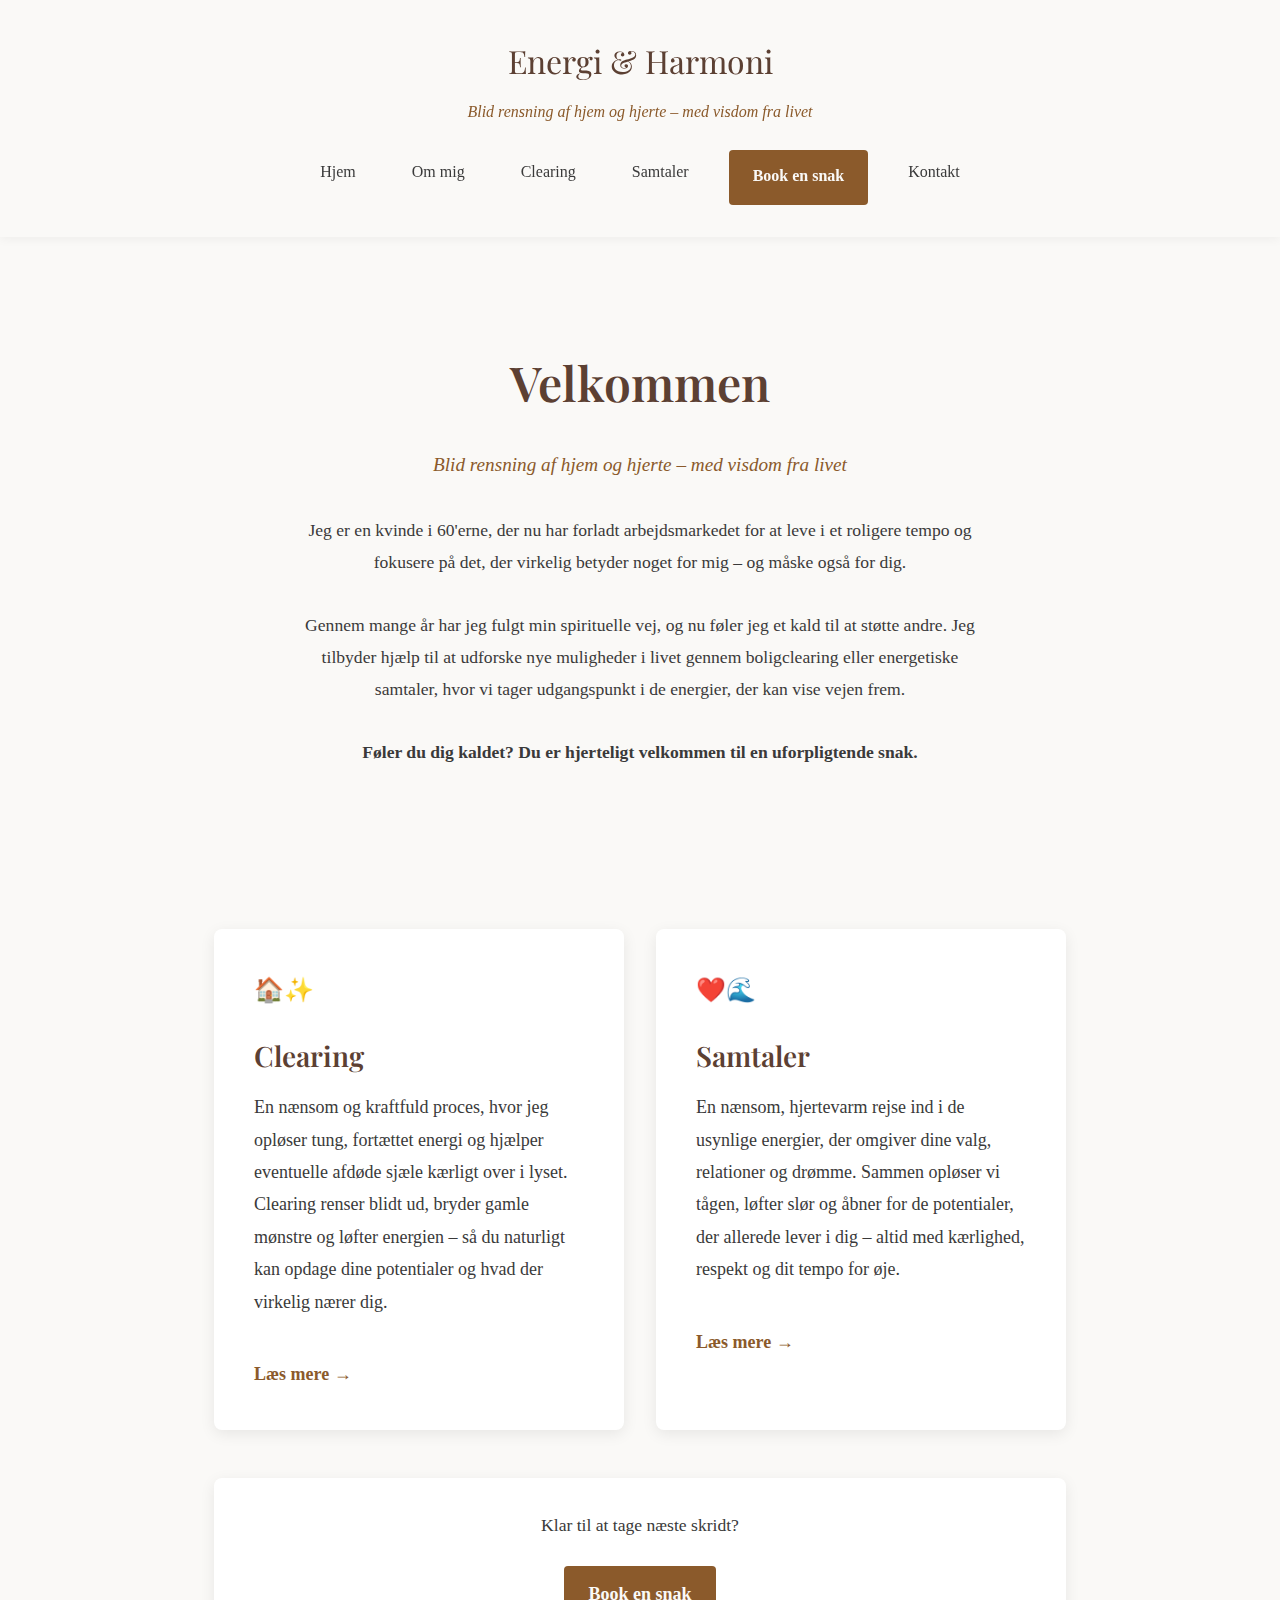
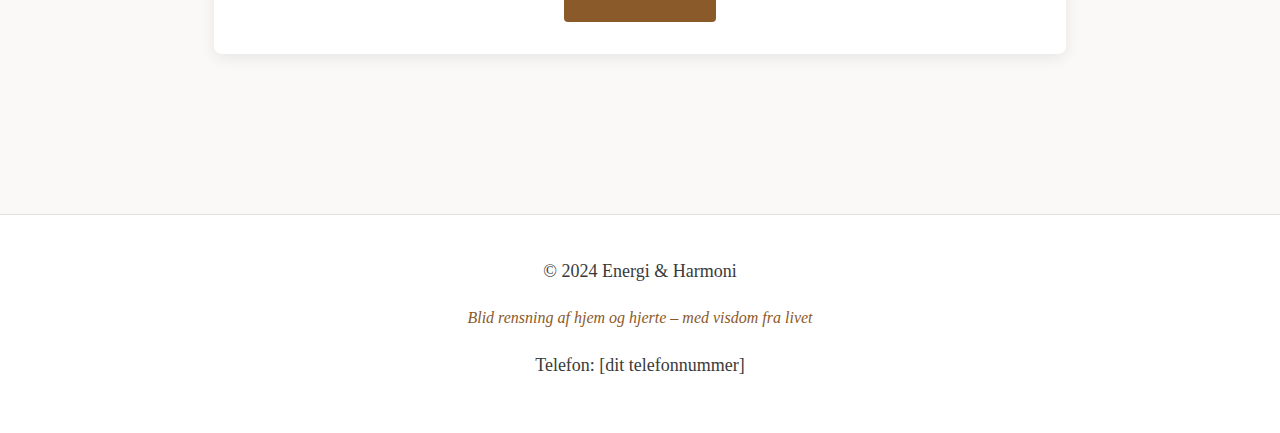
<file: src/index.html>
<!DOCTYPE html>
<html lang="da">
<head>
    <meta charset="UTF-8">
    <meta name="viewport" content="width=device-width, initial-scale=1.0">
    <title>Hjem - Energi & Harmoni</title>
    <link rel="stylesheet" href="styles.css">
</head>
<body>
    <header>
        <div class="header-content">
            <div class="logo">Energi & Harmoni</div>
            <div class="tagline">Blid rensning af hjem og hjerte – med visdom fra livet</div>
            <nav>
                <a href="index.html">Hjem</a>
                <a href="om-mig.html">Om mig</a>
                <a href="clearing.html">Clearing</a>
                <a href="samtaler.html">Samtaler</a>
                <a href="kontakt.html" class="cta-button">Book en snak</a>
                <a href="kontakt.html">Kontakt</a>
            </nav>
        </div>
    </header>

    <main>
        <section class="hero">
            <h1>Velkommen</h1>
            <div class="tagline">Blid rensning af hjem og hjerte – med visdom fra livet</div>
            <p>Jeg er en kvinde i 60'erne, der nu har forladt arbejdsmarkedet for at leve i et roligere tempo og fokusere på det, der virkelig betyder noget for mig – og måske også for dig.</p>
            <p>Gennem mange år har jeg fulgt min spirituelle vej, og nu føler jeg et kald til at støtte andre. Jeg tilbyder hjælp til at udforske nye muligheder i livet gennem boligclearing eller energetiske samtaler, hvor vi tager udgangspunkt i de energier, der kan vise vejen frem.</p>
            <p><strong>Føler du dig kaldet? Du er hjerteligt velkommen til en uforpligtende snak.</strong></p>
        </section>

        <section class="teaser-cards">
            <article class="teaser-card">
                <span class="icon">🏠✨</span>
                <h3>Clearing</h3>
                <p>En nænsom og kraftfuld proces, hvor jeg opløser tung, fortættet energi og hjælper eventuelle afdøde sjæle kærligt over i lyset. Clearing renser blidt ud, bryder gamle mønstre og løfter energien – så du naturligt kan opdage dine potentialer og hvad der virkelig nærer dig.</p>
                <a href="clearing.html" class="read-more">Læs mere →</a>
            </article>

            <article class="teaser-card">
                <span class="icon">❤️🌊</span>
                <h3>Samtaler</h3>
                <p>En nænsom, hjertevarm rejse ind i de usynlige energier, der omgiver dine valg, relationer og drømme. Sammen opløser vi tågen, løfter slør og åbner for de potentialer, der allerede lever i dig – altid med kærlighed, respekt og dit tempo for øje.</p>
                <a href="samtaler.html" class="read-more">Læs mere →</a>
            </article>
        </section>

        <section class="cta-section">
            <p>Klar til at tage næste skridt?</p>
            <a href="kontakt.html" class="cta-button">Book en snak</a>
        </section>
    </main>

    <footer>
        <p>&copy; 2024 Energi & Harmoni</p>
        <div class="tagline">Blid rensning af hjem og hjerte – med visdom fra livet</div>
        <p>Telefon: [dit telefonnummer]</p>
    </footer>
</body>
</html>
</file>
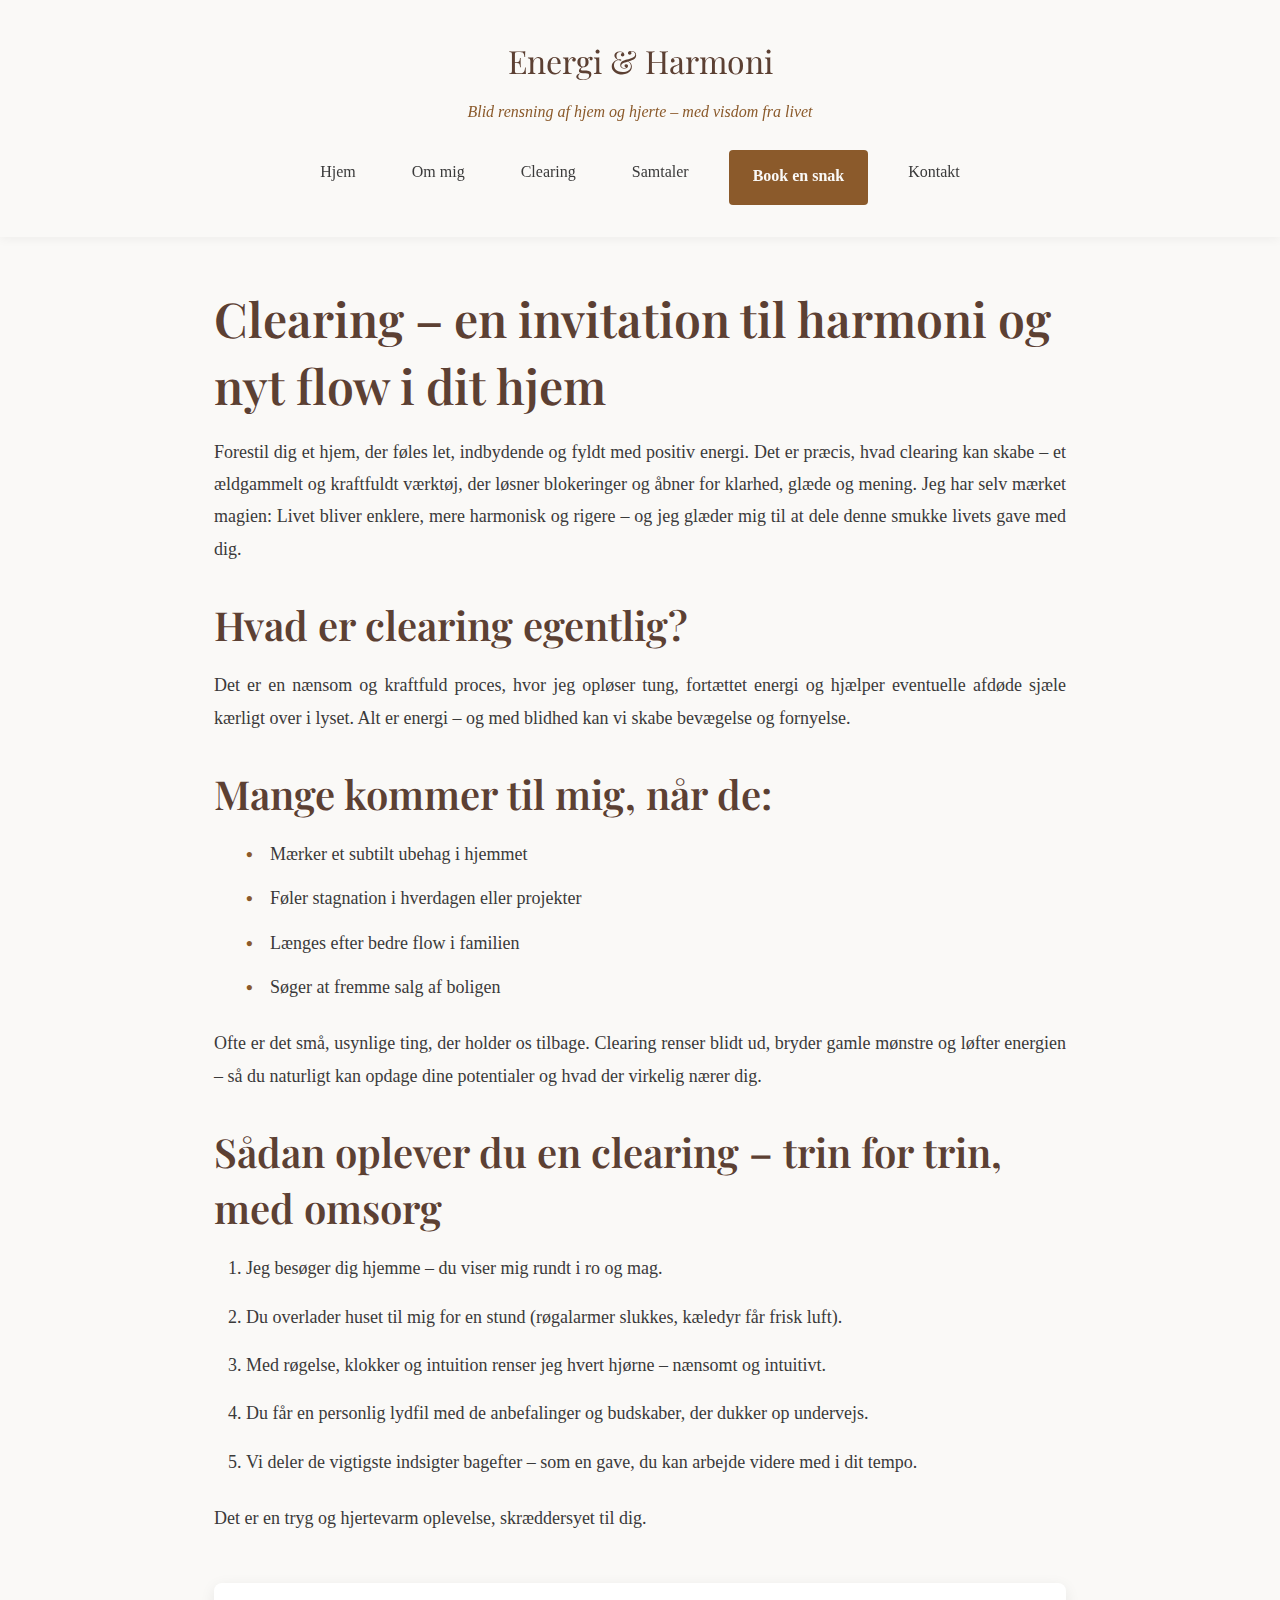
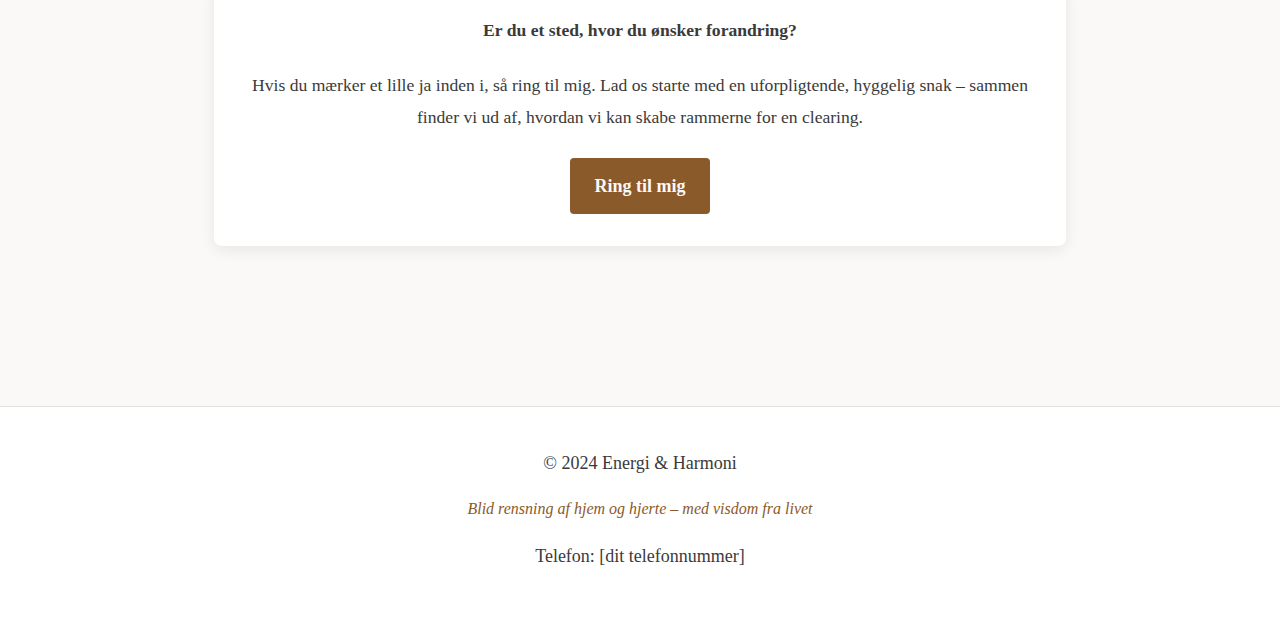
<file: src/clearing.html>
<!DOCTYPE html>
<html lang="da">
<head>
    <meta charset="UTF-8">
    <meta name="viewport" content="width=device-width, initial-scale=1.0">
    <title>Clearing - Energi & Harmoni</title>
    <link rel="stylesheet" href="styles.css">
</head>
<body>
    <header>
        <div class="header-content">
            <div class="logo">Energi & Harmoni</div>
            <div class="tagline">Blid rensning af hjem og hjerte – med visdom fra livet</div>
            <nav>
                <a href="index.html">Hjem</a>
                <a href="om-mig.html">Om mig</a>
                <a href="clearing.html">Clearing</a>
                <a href="samtaler.html">Samtaler</a>
                <a href="kontakt.html" class="cta-button">Book en snak</a>
                <a href="kontakt.html">Kontakt</a>
            </nav>
        </div>
    </header>

    <main>
        <section class="content-section">
            <h1>Clearing – en invitation til harmoni og nyt flow i dit hjem</h1>
            
            <p>Forestil dig et hjem, der føles let, indbydende og fyldt med positiv energi. Det er præcis, hvad clearing kan skabe – et ældgammelt og kraftfuldt værktøj, der løsner blokeringer og åbner for klarhed, glæde og mening. Jeg har selv mærket magien: Livet bliver enklere, mere harmonisk og rigere – og jeg glæder mig til at dele denne smukke livets gave med dig.</p>

            <h2>Hvad er clearing egentlig?</h2>
            
            <p>Det er en nænsom og kraftfuld proces, hvor jeg opløser tung, fortættet energi og hjælper eventuelle afdøde sjæle kærligt over i lyset. Alt er energi – og med blidhed kan vi skabe bevægelse og fornyelse.</p>

            <h2>Mange kommer til mig, når de:</h2>
            
            <ul>
                <li>Mærker et subtilt ubehag i hjemmet</li>
                <li>Føler stagnation i hverdagen eller projekter</li>
                <li>Længes efter bedre flow i familien</li>
                <li>Søger at fremme salg af boligen</li>
            </ul>

            <p>Ofte er det små, usynlige ting, der holder os tilbage. Clearing renser blidt ud, bryder gamle mønstre og løfter energien – så du naturligt kan opdage dine potentialer og hvad der virkelig nærer dig.</p>

            <h2>Sådan oplever du en clearing – trin for trin, med omsorg</h2>
            
            <ol>
                <li>Jeg besøger dig hjemme – du viser mig rundt i ro og mag.</li>
                <li>Du overlader huset til mig for en stund (røgalarmer slukkes, kæledyr får frisk luft).</li>
                <li>Med røgelse, klokker og intuition renser jeg hvert hjørne – nænsomt og intuitivt.</li>
                <li>Du får en personlig lydfil med de anbefalinger og budskaber, der dukker op undervejs.</li>
                <li>Vi deler de vigtigste indsigter bagefter – som en gave, du kan arbejde videre med i dit tempo.</li>
            </ol>

            <p>Det er en tryg og hjertevarm oplevelse, skræddersyet til dig.</p>
        </section>

        <section class="cta-section">
            <p><strong>Er du et sted, hvor du ønsker forandring?</strong></p>
            <p>Hvis du mærker et lille ja inden i, så ring til mig. Lad os starte med en uforpligtende, hyggelig snak – sammen finder vi ud af, hvordan vi kan skabe rammerne for en clearing.</p>
            <a href="kontakt.html" class="cta-button">Ring til mig</a>
        </section>
    </main>

    <footer>
        <p>&copy; 2024 Energi & Harmoni</p>
        <div class="tagline">Blid rensning af hjem og hjerte – med visdom fra livet</div>
        <p>Telefon: [dit telefonnummer]</p>
    </footer>
</body>
</html>
</file>
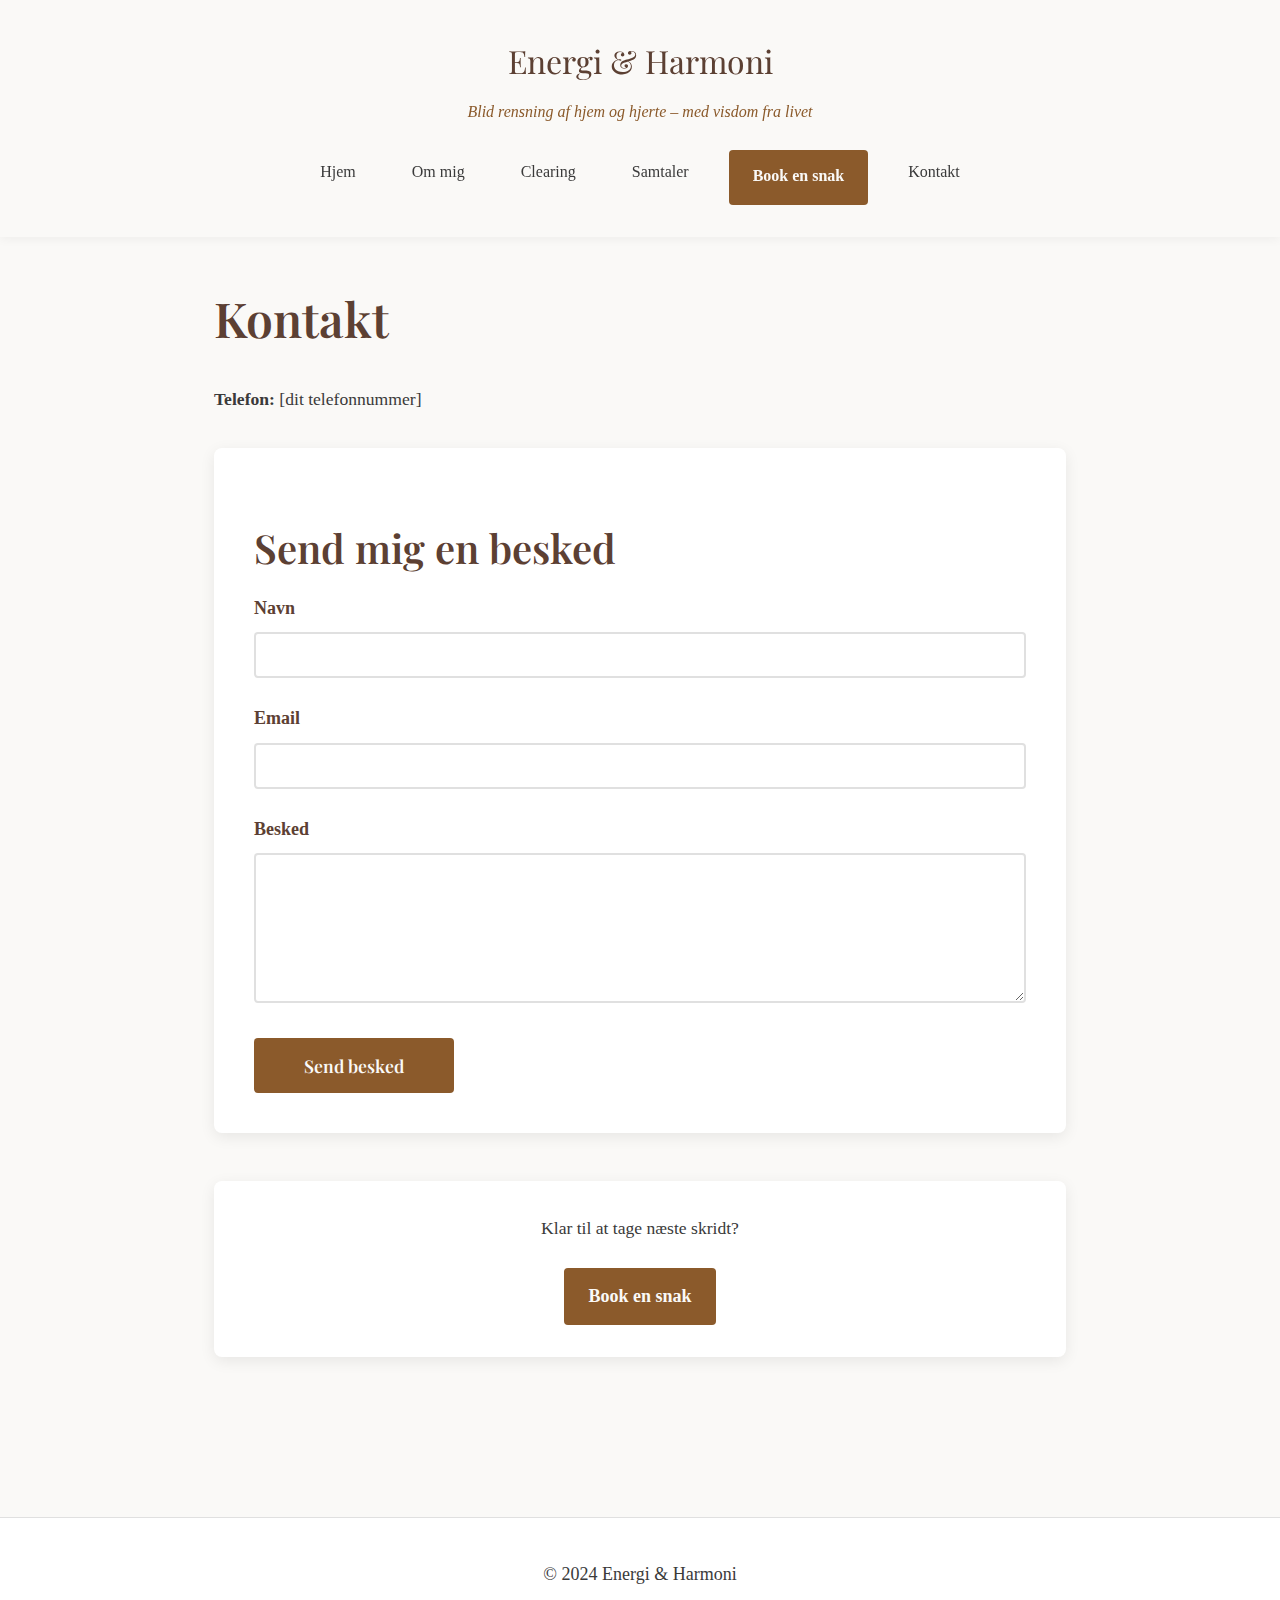
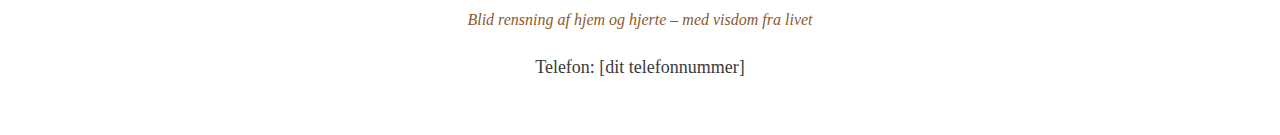
<file: src/kontakt.html>
<!DOCTYPE html>
<html lang="da">
<head>
    <meta charset="UTF-8">
    <meta name="viewport" content="width=device-width, initial-scale=1.0">
    <title>Kontakt - Energi & Harmoni</title>
    <link rel="stylesheet" href="styles.css">
</head>
<body>
    <header>
        <div class="header-content">
            <div class="logo">Energi & Harmoni</div>
            <div class="tagline">Blid rensning af hjem og hjerte – med visdom fra livet</div>
            <nav>
                <a href="index.html">Hjem</a>
                <a href="om-mig.html">Om mig</a>
                <a href="clearing.html">Clearing</a>
                <a href="samtaler.html">Samtaler</a>
                <a href="kontakt.html" class="cta-button">Book en snak</a>
                <a href="kontakt.html">Kontakt</a>
            </nav>
        </div>
    </header>

    <main>
        <section class="content-section">
            <h1>Kontakt</h1>
            
            <div class="contact-info">
                <p><strong>Telefon:</strong> [dit telefonnummer]</p>
            </div>

            <div class="contact-form">
                <h2>Send mig en besked</h2>
                <form action="#" method="post">
                    <div class="form-group">
                        <label for="name">Navn</label>
                        <input type="text" id="name" name="name" required>
                    </div>
                    
                    <div class="form-group">
                        <label for="email">Email</label>
                        <input type="email" id="email" name="email" required>
                    </div>
                    
                    <div class="form-group">
                        <label for="message">Besked</label>
                        <textarea id="message" name="message" required></textarea>
                    </div>
                    
                    <button type="submit" class="submit-button">Send besked</button>
                </form>
            </div>
        </section>

        <section class="cta-section">
            <p>Klar til at tage næste skridt?</p>
            <a href="kontakt.html" class="cta-button">Book en snak</a>
        </section>
    </main>

    <footer>
        <p>&copy; 2024 Energi & Harmoni</p>
        <div class="tagline">Blid rensning af hjem og hjerte – med visdom fra livet</div>
        <p>Telefon: [dit telefonnummer]</p>
    </footer>
</body>
</html>
</file>
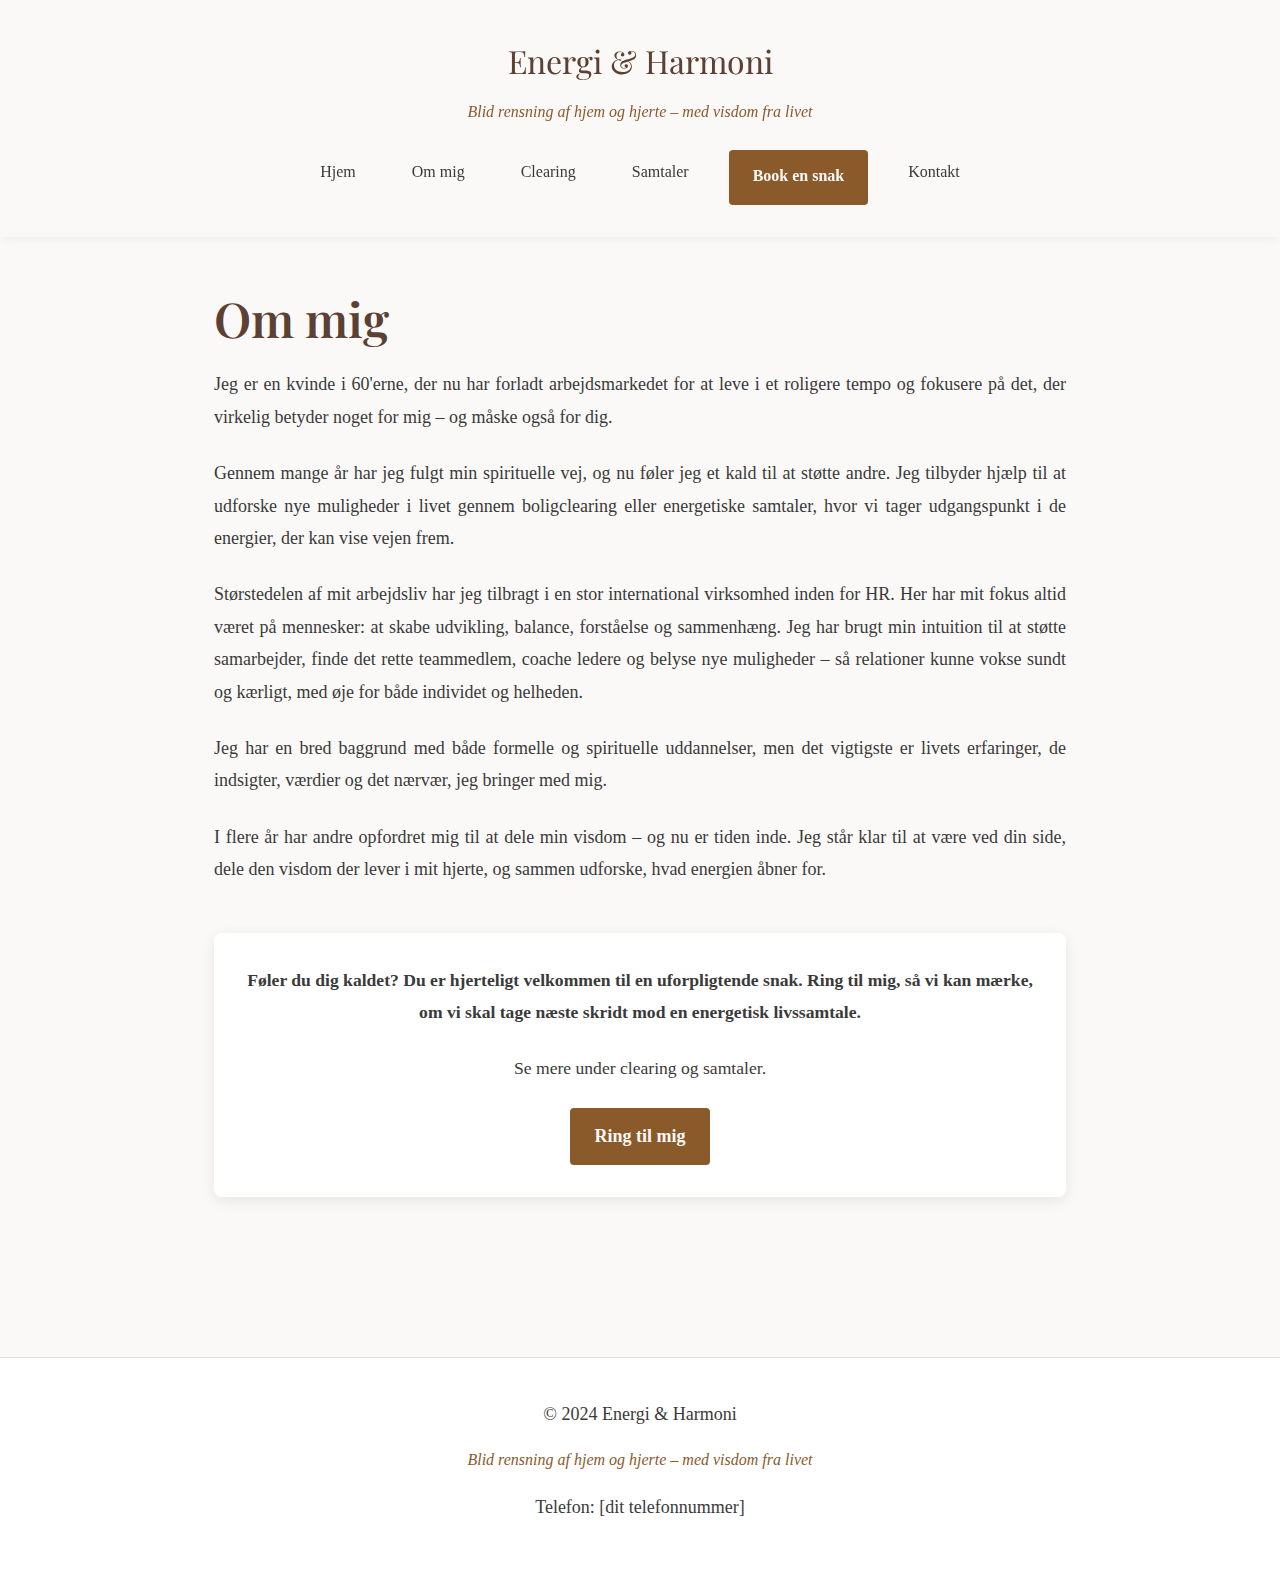
<file: src/om-mig.html>
<!DOCTYPE html>
<html lang="da">
<head>
    <meta charset="UTF-8">
    <meta name="viewport" content="width=device-width, initial-scale=1.0">
    <title>Om mig - Energi & Harmoni</title>
    <link rel="stylesheet" href="styles.css">
</head>
<body>
    <header>
        <div class="header-content">
            <div class="logo">Energi & Harmoni</div>
            <div class="tagline">Blid rensning af hjem og hjerte – med visdom fra livet</div>
            <nav>
                <a href="index.html">Hjem</a>
                <a href="om-mig.html">Om mig</a>
                <a href="clearing.html">Clearing</a>
                <a href="samtaler.html">Samtaler</a>
                <a href="kontakt.html" class="cta-button">Book en snak</a>
                <a href="kontakt.html">Kontakt</a>
            </nav>
        </div>
    </header>

    <main>
        <section class="content-section">
            <h1>Om mig</h1>
            
            <p>Jeg er en kvinde i 60'erne, der nu har forladt arbejdsmarkedet for at leve i et roligere tempo og fokusere på det, der virkelig betyder noget for mig – og måske også for dig.</p>

            <p>Gennem mange år har jeg fulgt min spirituelle vej, og nu føler jeg et kald til at støtte andre. Jeg tilbyder hjælp til at udforske nye muligheder i livet gennem boligclearing eller energetiske samtaler, hvor vi tager udgangspunkt i de energier, der kan vise vejen frem.</p>

            <p>Størstedelen af mit arbejdsliv har jeg tilbragt i en stor international virksomhed inden for HR. Her har mit fokus altid været på mennesker: at skabe udvikling, balance, forståelse og sammenhæng. Jeg har brugt min intuition til at støtte samarbejder, finde det rette teammedlem, coache ledere og belyse nye muligheder – så relationer kunne vokse sundt og kærligt, med øje for både individet og helheden.</p>

            <p>Jeg har en bred baggrund med både formelle og spirituelle uddannelser, men det vigtigste er livets erfaringer, de indsigter, værdier og det nærvær, jeg bringer med mig.</p>

            <p>I flere år har andre opfordret mig til at dele min visdom – og nu er tiden inde. Jeg står klar til at være ved din side, dele den visdom der lever i mit hjerte, og sammen udforske, hvad energien åbner for.</p>
        </section>

        <section class="cta-section">
            <p><strong>Føler du dig kaldet? Du er hjerteligt velkommen til en uforpligtende snak. Ring til mig, så vi kan mærke, om vi skal tage næste skridt mod en energetisk livssamtale.</strong></p>
            <p>Se mere under clearing og samtaler.</p>
            <a href="kontakt.html" class="cta-button">Ring til mig</a>
        </section>
    </main>

    <footer>
        <p>&copy; 2024 Energi & Harmoni</p>
        <div class="tagline">Blid rensning af hjem og hjerte – med visdom fra livet</div>
        <p>Telefon: [dit telefonnummer]</p>
    </footer>
</body>
</html>
</file>
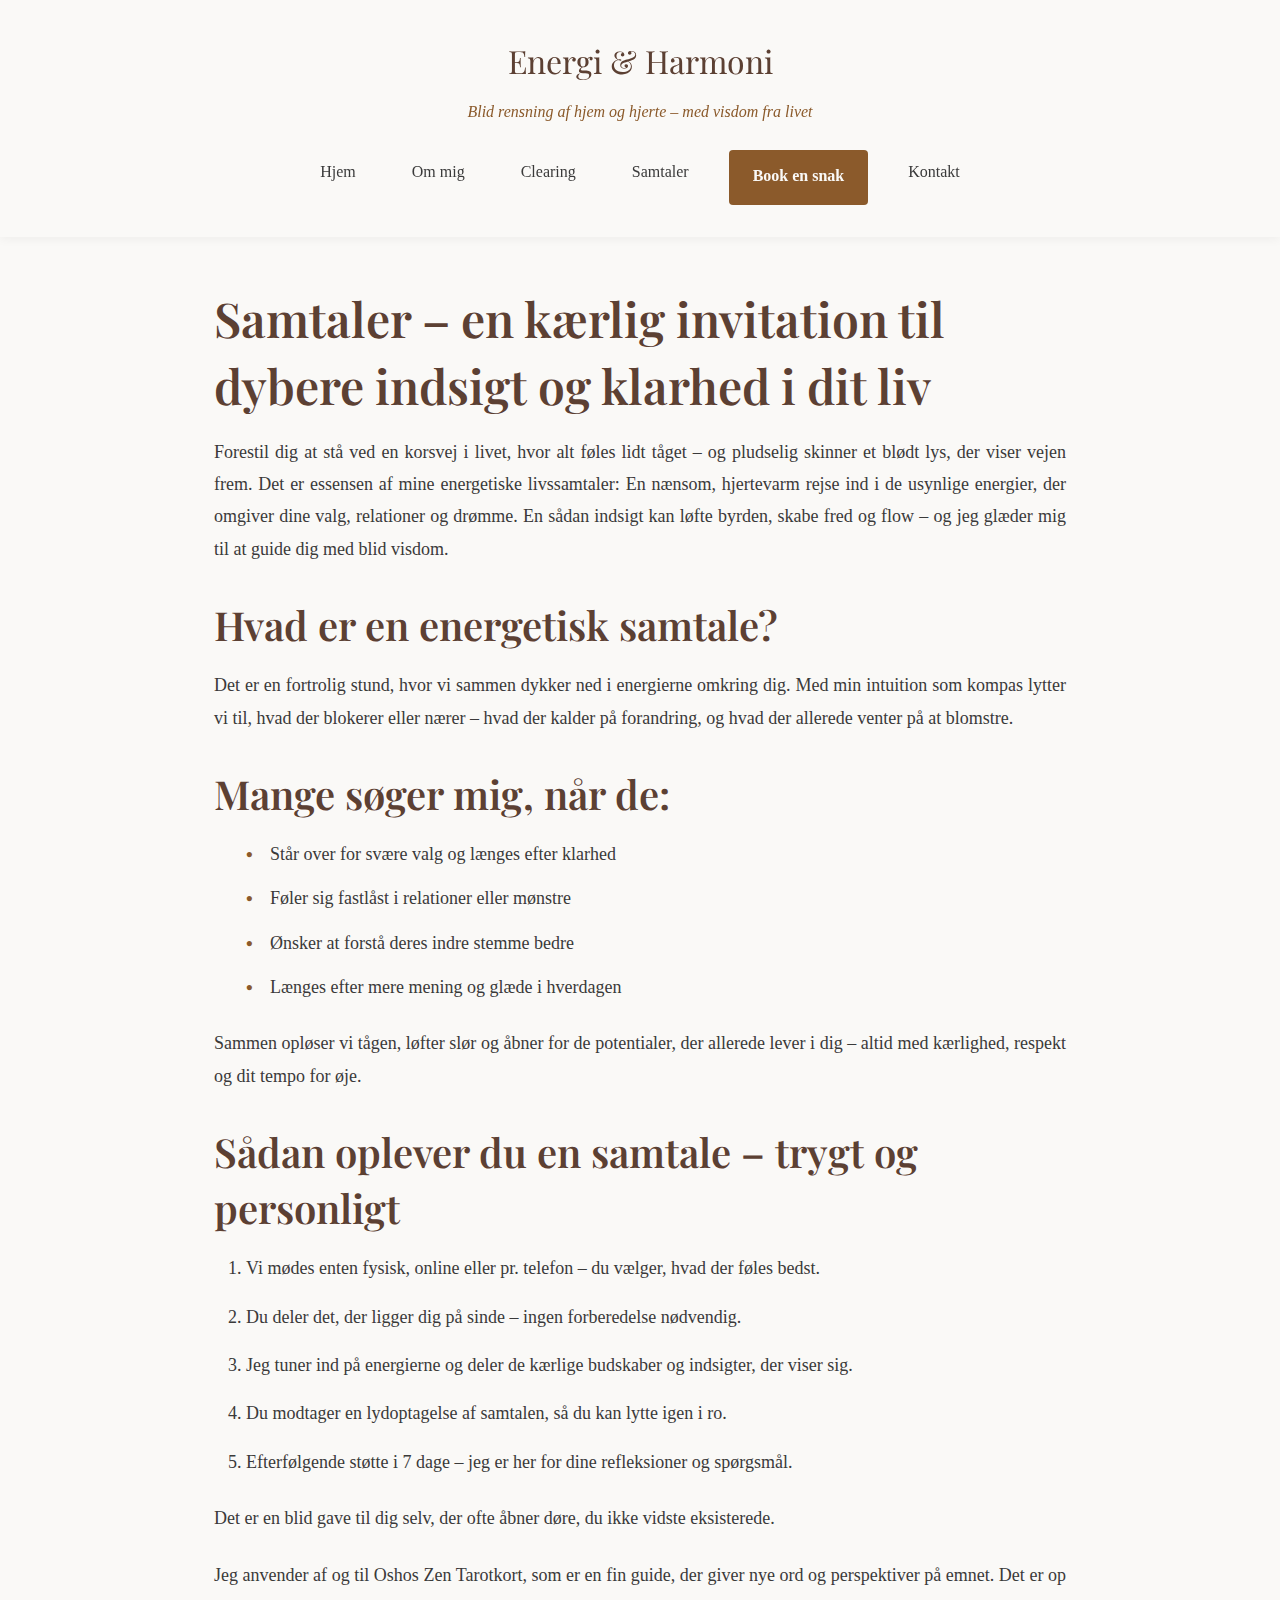
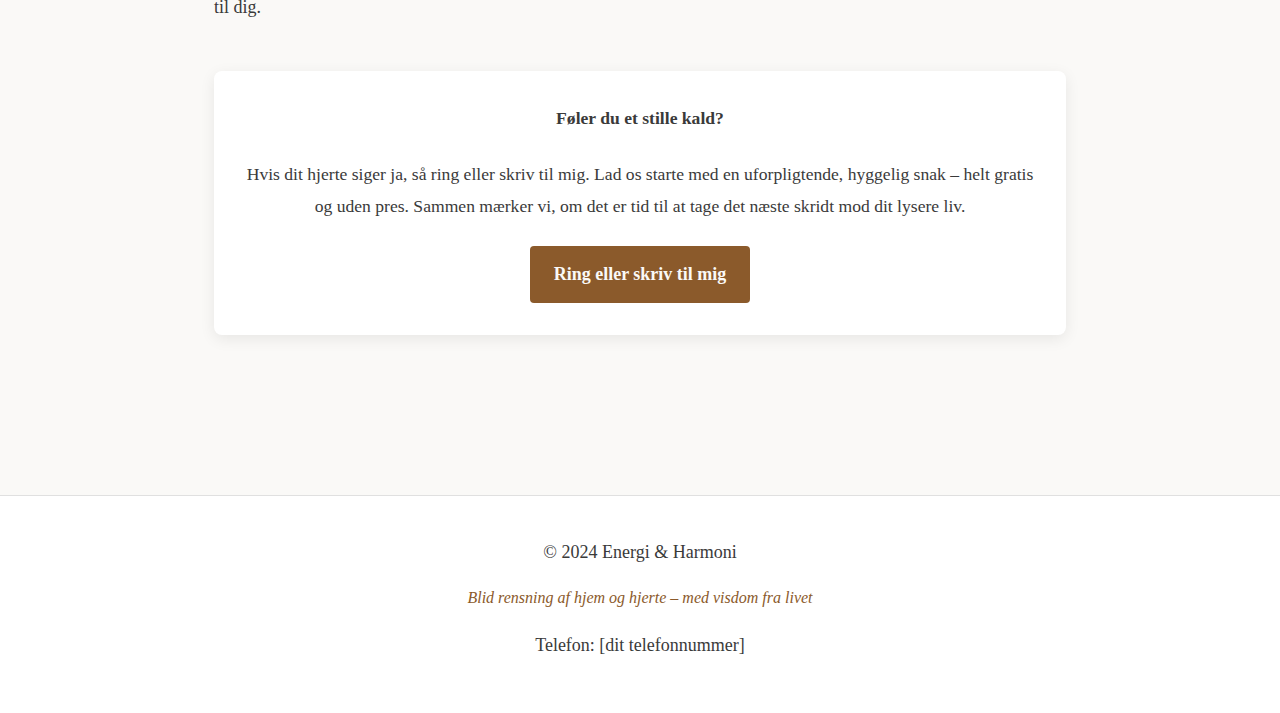
<file: src/samtaler.html>
<!DOCTYPE html>
<html lang="da">
<head>
    <meta charset="UTF-8">
    <meta name="viewport" content="width=device-width, initial-scale=1.0">
    <title>Samtaler - Energi & Harmoni</title>
    <link rel="stylesheet" href="styles.css">
</head>
<body>
    <header>
        <div class="header-content">
            <div class="logo">Energi & Harmoni</div>
            <div class="tagline">Blid rensning af hjem og hjerte – med visdom fra livet</div>
            <nav>
                <a href="index.html">Hjem</a>
                <a href="om-mig.html">Om mig</a>
                <a href="clearing.html">Clearing</a>
                <a href="samtaler.html">Samtaler</a>
                <a href="kontakt.html" class="cta-button">Book en snak</a>
                <a href="kontakt.html">Kontakt</a>
            </nav>
        </div>
    </header>

    <main>
        <section class="content-section">
            <h1>Samtaler – en kærlig invitation til dybere indsigt og klarhed i dit liv</h1>
            
            <p>Forestil dig at stå ved en korsvej i livet, hvor alt føles lidt tåget – og pludselig skinner et blødt lys, der viser vejen frem. Det er essensen af mine energetiske livssamtaler: En nænsom, hjertevarm rejse ind i de usynlige energier, der omgiver dine valg, relationer og drømme. En sådan indsigt kan løfte byrden, skabe fred og flow – og jeg glæder mig til at guide dig med blid visdom.</p>

            <h2>Hvad er en energetisk samtale?</h2>
            
            <p>Det er en fortrolig stund, hvor vi sammen dykker ned i energierne omkring dig. Med min intuition som kompas lytter vi til, hvad der blokerer eller nærer – hvad der kalder på forandring, og hvad der allerede venter på at blomstre.</p>

            <h2>Mange søger mig, når de:</h2>
            
            <ul>
                <li>Står over for svære valg og længes efter klarhed</li>
                <li>Føler sig fastlåst i relationer eller mønstre</li>
                <li>Ønsker at forstå deres indre stemme bedre</li>
                <li>Længes efter mere mening og glæde i hverdagen</li>
            </ul>

            <p>Sammen opløser vi tågen, løfter slør og åbner for de potentialer, der allerede lever i dig – altid med kærlighed, respekt og dit tempo for øje.</p>

            <h2>Sådan oplever du en samtale – trygt og personligt</h2>
            
            <ol>
                <li>Vi mødes enten fysisk, online eller pr. telefon – du vælger, hvad der føles bedst.</li>
                <li>Du deler det, der ligger dig på sinde – ingen forberedelse nødvendig.</li>
                <li>Jeg tuner ind på energierne og deler de kærlige budskaber og indsigter, der viser sig.</li>
                <li>Du modtager en lydoptagelse af samtalen, så du kan lytte igen i ro.</li>
                <li>Efterfølgende støtte i 7 dage – jeg er her for dine refleksioner og spørgsmål.</li>
            </ol>

            <p>Det er en blid gave til dig selv, der ofte åbner døre, du ikke vidste eksisterede.</p>

            <p>Jeg anvender af og til Oshos Zen Tarotkort, som er en fin guide, der giver nye ord og perspektiver på emnet. Det er op til dig.</p>
        </section>

        <section class="cta-section">
            <p><strong>Føler du et stille kald?</strong></p>
            <p>Hvis dit hjerte siger ja, så ring eller skriv til mig. Lad os starte med en uforpligtende, hyggelig snak – helt gratis og uden pres. Sammen mærker vi, om det er tid til at tage det næste skridt mod dit lysere liv.</p>
            <a href="kontakt.html" class="cta-button">Ring eller skriv til mig</a>
        </section>
    </main>

    <footer>
        <p>&copy; 2024 Energi & Harmoni</p>
        <div class="tagline">Blid rensning af hjem og hjerte – med visdom fra livet</div>
        <p>Telefon: [dit telefonnummer]</p>
    </footer>
</body>
</html>
</file>
<file: src/styles.css>
/* Google Fonts Import */
@import url('https://fonts.googleapis.com/css2?family=Playfair+Display:wght@400;600&family=Georgia:wght@400;700&display=swap');

/* CSS Reset and Base Styles */
* {
    margin: 0;
    padding: 0;
    box-sizing: border-box;
}

:root {
    --bg-color: #faf9f7;
    --accent-color: #8b5a2b;
    --heading-color: #5c4033;
    --text-color: #3a3a3a;
    --light-accent: #c9a882;
}

body {
    font-family: 'Georgia', serif;
    background-color: var(--bg-color);
    color: var(--text-color);
    line-height: 1.8;
    font-size: 18px;
}

h1, h2, h3, h4, h5, h6 {
    font-family: 'Playfair Display', serif;
    color: var(--heading-color);
    font-weight: 600;
    line-height: 1.4;
    margin-bottom: 1rem;
}

h1 {
    font-size: 2.5rem;
}

h2 {
    font-size: 2rem;
    margin-top: 2rem;
}

h3 {
    font-size: 1.5rem;
    margin-top: 1.5rem;
}

p {
    margin-bottom: 1.5rem;
}

a {
    color: var(--accent-color);
    text-decoration: none;
    transition: color 0.3s ease;
}

a:hover {
    color: var(--heading-color);
}

/* Header Styles */
header {
    background-color: var(--bg-color);
    padding: 2rem 1rem;
    position: sticky;
    top: 0;
    z-index: 100;
    box-shadow: 0 2px 10px rgba(0, 0, 0, 0.05);
}

.header-content {
    max-width: 1200px;
    margin: 0 auto;
}

.logo {
    font-family: 'Playfair Display', serif;
    font-size: 2rem;
    color: var(--heading-color);
    text-align: center;
    margin-bottom: 0.5rem;
}

.tagline {
    text-align: center;
    font-style: italic;
    color: var(--accent-color);
    font-size: 1rem;
    margin-bottom: 1.5rem;
}

/* Navigation */
nav {
    display: flex;
    justify-content: center;
    flex-wrap: wrap;
    gap: 1.5rem;
    margin-top: 1rem;
}

nav a {
    color: var(--text-color);
    font-size: 1rem;
    padding: 0.5rem 1rem;
    border-bottom: 2px solid transparent;
    transition: border-color 0.3s ease;
}

nav a:hover {
    border-bottom-color: var(--accent-color);
    color: var(--accent-color);
}

.cta-button {
    background-color: var(--accent-color);
    color: var(--bg-color);
    padding: 0.75rem 1.5rem;
    border-radius: 4px;
    font-weight: 600;
    display: inline-block;
    transition: background-color 0.3s ease;
}

.cta-button:hover {
    background-color: var(--heading-color);
    color: var(--bg-color);
    border-bottom: none;
}

/* Main Content */
main {
    max-width: 900px;
    margin: 0 auto;
    padding: 3rem 1.5rem;
}

/* Hero Section */
.hero {
    text-align: center;
    padding: 3rem 0;
    margin-bottom: 4rem;
}

.hero h1 {
    margin-bottom: 1.5rem;
}

.hero .tagline {
    font-size: 1.2rem;
    margin: 2rem 0;
    color: var(--accent-color);
}

.hero p {
    font-size: 1.1rem;
    max-width: 700px;
    margin: 0 auto 2rem;
}

/* Teaser Cards */
.teaser-cards {
    display: grid;
    grid-template-columns: 1fr;
    gap: 2rem;
    margin: 3rem 0;
}

.teaser-card {
    background-color: white;
    padding: 2.5rem;
    border-radius: 8px;
    box-shadow: 0 4px 15px rgba(0, 0, 0, 0.08);
    transition: transform 0.3s ease, box-shadow 0.3s ease;
}

.teaser-card:hover {
    transform: translateY(-5px);
    box-shadow: 0 6px 20px rgba(0, 0, 0, 0.12);
}

.teaser-card h3 {
    color: var(--heading-color);
    margin-bottom: 1rem;
    font-size: 1.75rem;
}

.teaser-card .icon {
    font-size: 1.5rem;
    margin-bottom: 0.5rem;
    display: block;
}

.teaser-card p {
    margin-bottom: 1.5rem;
}

.read-more {
    color: var(--accent-color);
    font-weight: 600;
    display: inline-block;
    margin-top: 1rem;
}

.read-more:hover {
    color: var(--heading-color);
}

/* Content Sections */
.content-section {
    margin-bottom: 3rem;
}

.content-section p {
    text-align: justify;
}

/* Lists */
ul, ol {
    margin-left: 2rem;
    margin-bottom: 1.5rem;
}

li {
    margin-bottom: 0.75rem;
}

ul li {
    list-style-type: none;
    position: relative;
    padding-left: 1.5rem;
}

ul li::before {
    content: "•";
    color: var(--accent-color);
    font-weight: bold;
    position: absolute;
    left: 0;
    font-size: 1.2rem;
}

ol li {
    margin-bottom: 1rem;
}

/* Contact Form */
.contact-form {
    background-color: white;
    padding: 2.5rem;
    border-radius: 8px;
    box-shadow: 0 4px 15px rgba(0, 0, 0, 0.08);
    margin: 2rem 0;
}

.form-group {
    margin-bottom: 1.5rem;
}

.form-group label {
    display: block;
    margin-bottom: 0.5rem;
    color: var(--heading-color);
    font-weight: 600;
}

.form-group input,
.form-group textarea {
    width: 100%;
    padding: 0.75rem;
    border: 2px solid #e0e0e0;
    border-radius: 4px;
    font-family: 'Georgia', serif;
    font-size: 1rem;
    transition: border-color 0.3s ease;
}

.form-group input:focus,
.form-group textarea:focus {
    outline: none;
    border-color: var(--accent-color);
}

.form-group textarea {
    min-height: 150px;
    resize: vertical;
}

.submit-button {
    background-color: var(--accent-color);
    color: var(--bg-color);
    padding: 1rem 2rem;
    border: none;
    border-radius: 4px;
    font-family: 'Playfair Display', serif;
    font-size: 1.1rem;
    font-weight: 600;
    cursor: pointer;
    transition: background-color 0.3s ease;
    width: 100%;
}

.submit-button:hover {
    background-color: var(--heading-color);
}

.contact-info {
    text-align: center;
    margin: 2rem 0;
    font-size: 1.1rem;
}

.contact-info p {
    margin-bottom: 0.5rem;
}

/* Footer */
footer {
    background-color: white;
    padding: 2.5rem 1.5rem;
    text-align: center;
    margin-top: 4rem;
    border-top: 1px solid #e0e0e0;
}

footer p {
    margin-bottom: 0.75rem;
    color: var(--text-color);
}

footer .tagline {
    font-style: italic;
    color: var(--accent-color);
    margin: 1rem 0;
}

/* CTA Sections */
.cta-section {
    text-align: center;
    margin: 3rem 0;
    padding: 2rem;
    background-color: white;
    border-radius: 8px;
    box-shadow: 0 4px 15px rgba(0, 0, 0, 0.08);
}

.cta-section p {
    font-size: 1.1rem;
    margin-bottom: 1.5rem;
}

/* Responsive Design */
@media (min-width: 768px) {
    h1 {
        font-size: 3rem;
    }

    h2 {
        font-size: 2.5rem;
    }

    .hero {
        padding: 4rem 0;
    }

    .teaser-cards {
        grid-template-columns: 1fr 1fr;
    }

    nav {
        flex-wrap: nowrap;
    }

    .submit-button {
        width: auto;
        min-width: 200px;
    }
}

@media (max-width: 767px) {
    body {
        font-size: 16px;
    }

    h1 {
        font-size: 2rem;
    }

    h2 {
        font-size: 1.75rem;
    }

    header {
        padding: 1.5rem 1rem;
    }

    .logo {
        font-size: 1.75rem;
    }

    nav {
        flex-direction: column;
        align-items: center;
        gap: 0.75rem;
    }

    nav a {
        width: 100%;
        text-align: center;
        padding: 0.75rem;
    }

    main {
        padding: 2rem 1rem;
    }

    .hero {
        padding: 2rem 0;
    }

    .teaser-card {
        padding: 1.5rem;
    }
}
</file>
